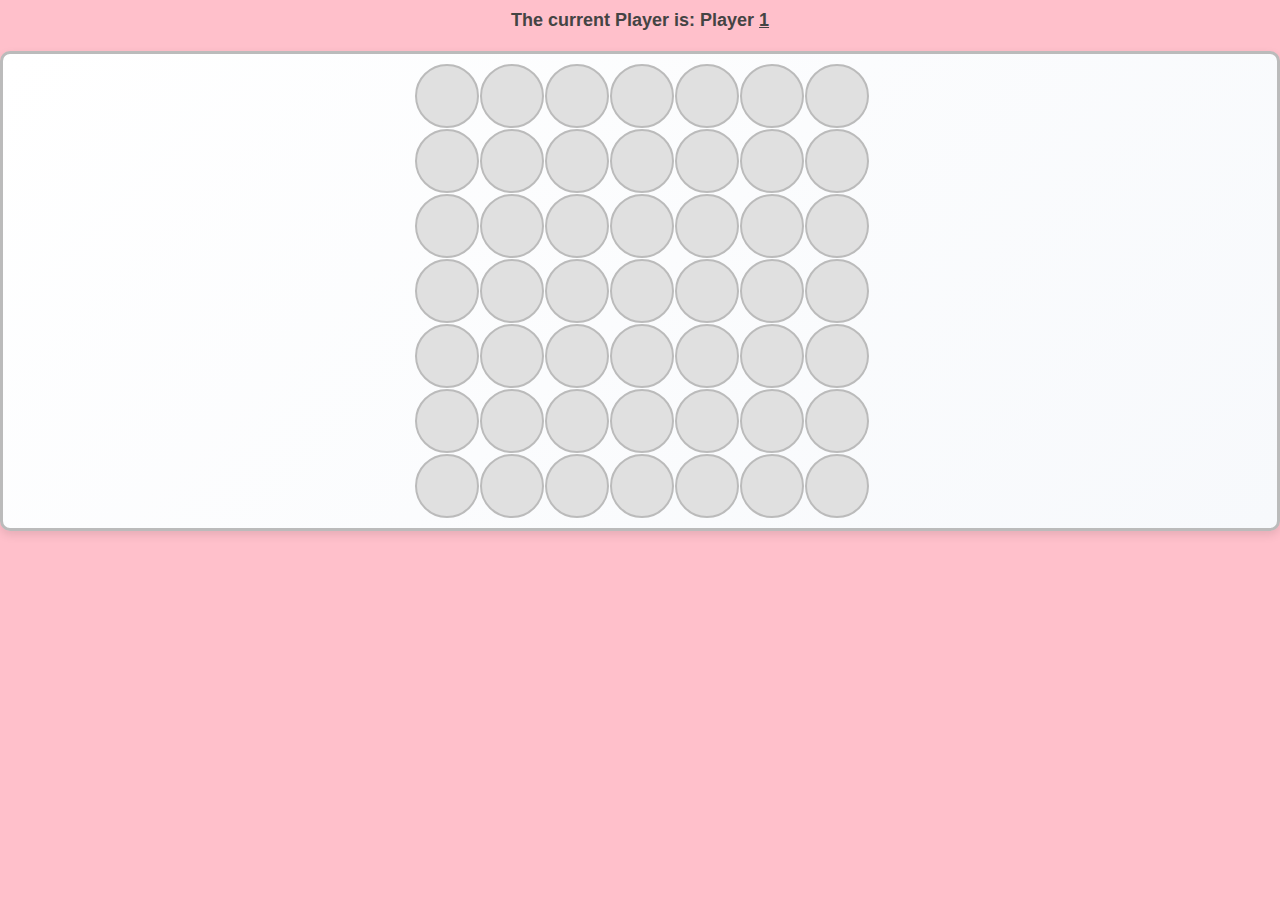
<file: connect-four/index.html>
<!doctype html>

<html lang="en">

<head>
    <meta charset="utf-8">
    <title>Connect Four</title>
    <link rel="stylesheet" href="style.css">
    <script src="script.js" charset="utf-8"></script>
</head>

<body>
    <h3>The current Player is: Player <span id="current-player">1</span></h3>
    <h3 id="result"></h3>

    <div class="grid">
        <div></div>
        <div></div>
        <div></div>
        <div></div>
        <div></div>
        <div></div>
        <div></div>
        <div></div>
        <div></div>
        <div></div>
        <div></div>
        <div></div>
        <div></div>
        <div></div>
        <div></div>
        <div></div>
        <div></div>
        <div></div>
        <div></div>
        <div></div>
        <div></div>
        <div></div>
        <div></div>
        <div></div>
        <div></div>
        <div></div>
        <div></div>
        <div></div>
        <div></div>
        <div></div>
        <div></div>
        <div></div>
        <div></div>
        <div></div>
        <div></div>
        <div></div>
        <div></div>
        <div></div>
        <div></div>
        <div></div>
        <div></div>
        <div></div>
        <div class="taken"></div>
        <div class="taken"></div>
        <div class="taken"></div>
        <div class="taken"></div>
        <div class="taken"></div>
        <div class="taken"></div>
        <div class="taken"></div>
    </div>

</body>

</html>
</file>
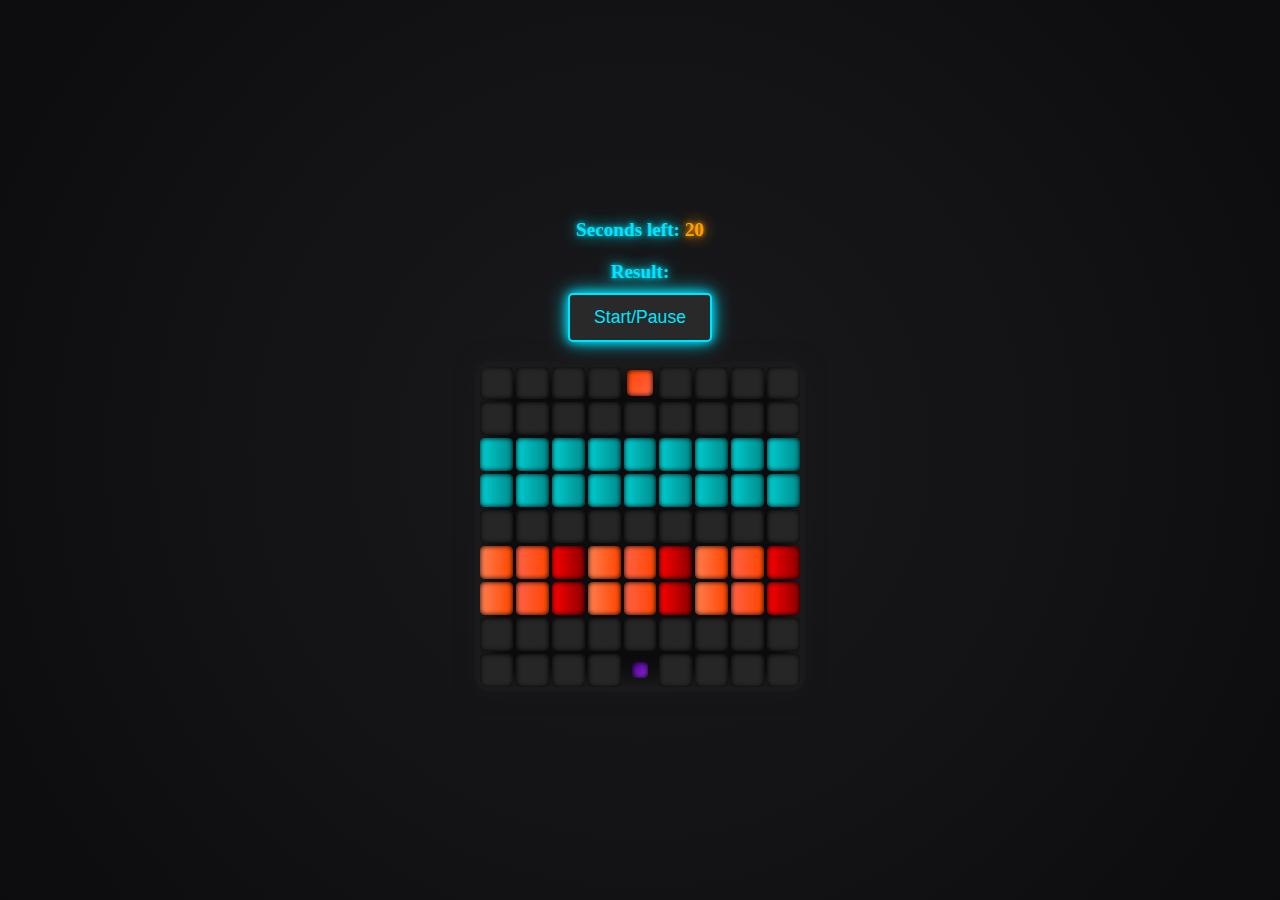
<file: Frogger/index.html>
<!DOCTYPE html>
<html lang="en">

<head>
    <meta charset="UTF-8">
    <title>Frogger</title>
    <link rel="stylesheet" type="text/css" href="style.css">
</head>

<body>

    <h3>Seconds left: <span id="time-left">20</span></h3>
    <h3>Result: <span id="result"></span></h3>

    <button id="start-pause-button">Start/Pause</button>
    <div class="grid">
        <div></div>
        <div></div>
        <div></div>
        <div></div>
        <div class="ending-block"></div>
        <div></div>
        <div></div>
        <div></div>
        <div></div>
        <div></div>
        <div></div>
        <div></div>
        <div></div>
        <div></div>
        <div></div>
        <div></div>
        <div></div>
        <div></div>
        <div class="log-left l1"></div>
        <div class="log-left l2"></div>
        <div class="log-left l3"></div>
        <div class="log-left l4"></div>
        <div class="log-left l5"></div>
        <div class="log-left l1"></div>
        <div class="log-left l2"></div>
        <div class="log-left l3"></div>
        <div class="log-left l4"></div>
        <div class="log-right l5"></div>
        <div class="log-right l1"></div>
        <div class="log-right l2"></div>
        <div class="log-right l3"></div>
        <div class="log-right l4"></div>
        <div class="log-right l5"></div>
        <div class="log-right l1"></div>
        <div class="log-right l2"></div>
        <div class="log-right l3"></div>
        <div></div>
        <div></div>
        <div></div>
        <div></div>
        <div></div>
        <div></div>
        <div></div>
        <div></div>
        <div></div>
        <div class="car-left c1"></div>
        <div class="car-left c2"></div>
        <div class="car-left c3"></div>
        <div class="car-left c1"></div>
        <div class="car-left c2"></div>
        <div class="car-left c3"></div>
        <div class="car-left c1"></div>
        <div class="car-left c2"></div>
        <div class="car-left c3"></div>
        <div class="car-right c1"></div>
        <div class="car-right c2"></div>
        <div class="car-right c3"></div>
        <div class="car-right c1"></div>
        <div class="car-right c2"></div>
        <div class="car-right c3"></div>
        <div class="car-right c1"></div>
        <div class="car-right c2"></div>
        <div class="car-right c3"></div>
        <div></div>
        <div></div>
        <div></div>
        <div></div>
        <div></div>
        <div></div>
        <div></div>
        <div></div>
        <div></div>
        <div></div>
        <div></div>
        <div></div>
        <div></div>
        <div class="starting-block frog"></div>
        <div></div>
        <div></div>
        <div></div>
        <div></div>
    </div>

    <audio id="bg-music" src="sounds/game-bonus-144751.mp3" loop></audio>
    <audio id="jump-sound" src="sounds/game-bonus-144751.mp3"></audio>
    <audio id="collide-sound" src="sounds/game-bonus-144751.mp3"></audio>
    <audio id="win-sound" src="sounds/victorymale-version-230553.mp3"></audio>
    <audio id="powerup-sound" src="sounds/game-bonus-144751.mp3"></audio>

    <script src="script.js"></script>
</body>

</html>
</file>
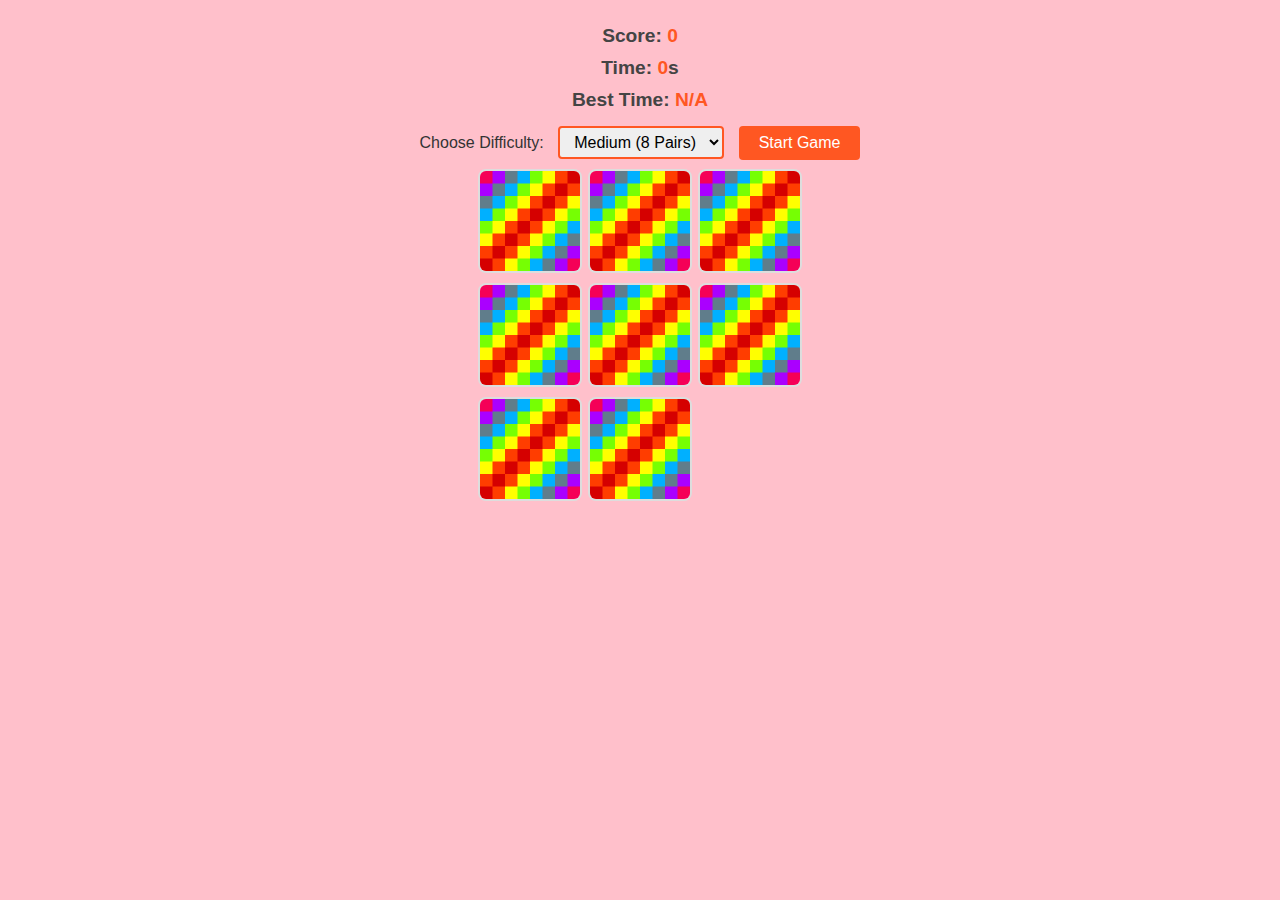
<file: Memory Game/index.html>
<!DOCTYPE html>
<html lang="en">

<head>
    <meta charset="UTF-8">
    <title>Memory Game</title>
    <link rel="stylesheet" href="style.css">
    <script src="script.js" charset="utf-8"></script>
</head>

<body>
    <h3>Score: <span id="result">0</span></h3>
    <h3>Time: <span id="timer">0</span>s</h3>
    <h3>Best Time: <span id="best-time">N/A</span></h3>
    <div>
        <label for="difficulty">Choose Difficulty: </label>
        <select id="difficulty">
            <option value="easy">Easy (6 Pairs)</option>
            <option value="medium" selected>Medium (8 Pairs)</option>
            <option value="hard">Hard (12 Pairs)</option>
        </select>
        <button id="start-button">Start Game</button>
    </div>
    <div class="grid"></div>
</body>

</html>
</file>
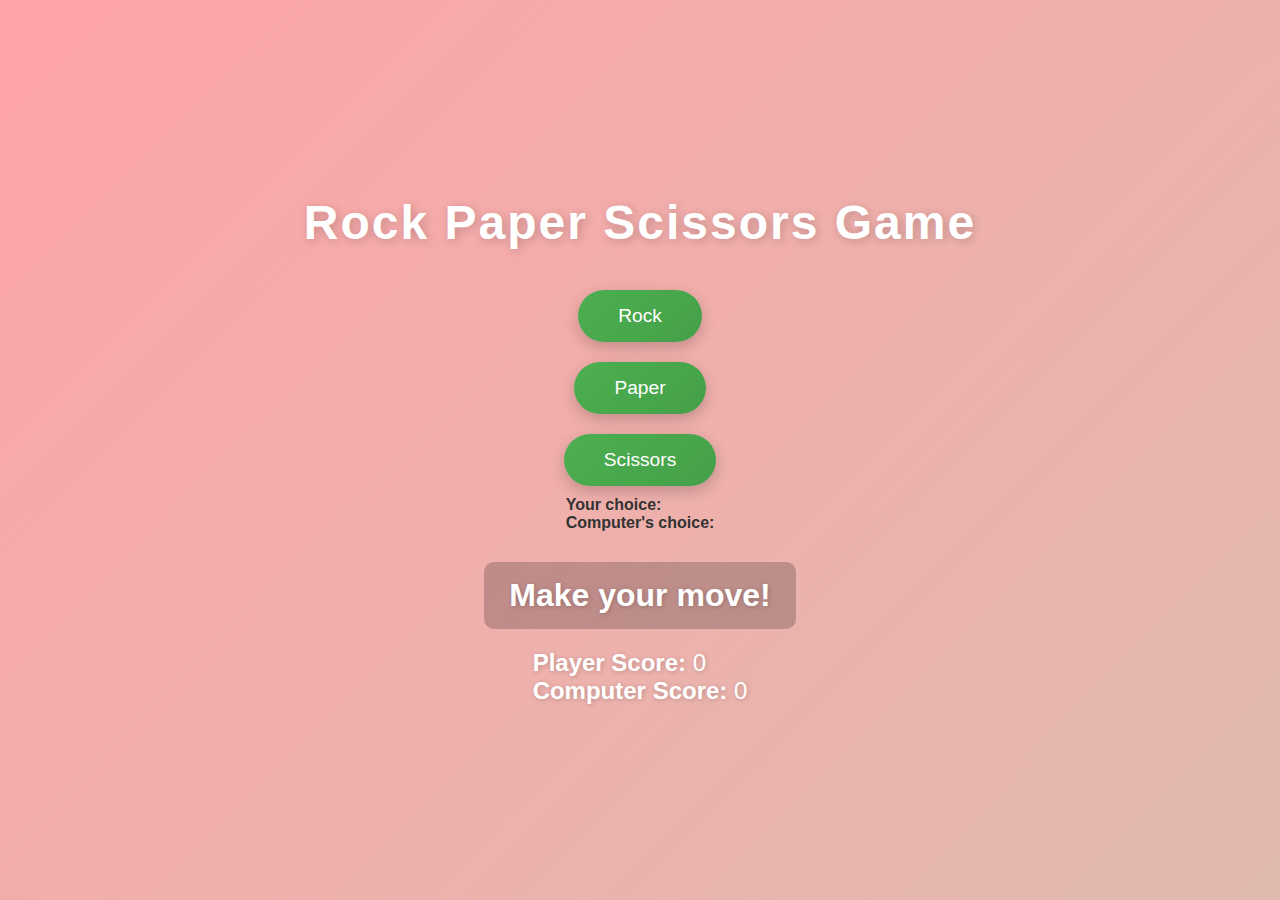
<file: Rock Paper Scissors/index.html>
<!DOCTYPE html>
<html lang="en">

<head>
    <meta charset="UTF-8">
    <meta name="viewport" content="width=device-width, initial-scale=1.0">
    <title>Rock Paper Scissors</title>
    <link rel="stylesheet" href="style.css">
</head>

<body>
    <h1>Rock Paper Scissors Game</h1>

    <button id="rock">Rock</button>
    <button id="paper">Paper</button>
    <button id="scissors">Scissors</button>

    <div id="choices">
        <p><strong>Your choice: </strong><span id="playerChoice"></span></p>
        <p><strong>Computer's choice: </strong><span id="computerChoice"></span></p>
    </div>

    <p id="result">Make your move!</p>

    <div id="scoreboard">
        <p><strong>Player Score: </strong><span id="playerScore">0</span></p>
        <p><strong>Computer Score: </strong><span id="computerScore">0</span></p>
    </div>

    <button id="reset" style="display:none;">Play Again</button>

    <script src="script.js"></script>
</body>

</html>
</file>
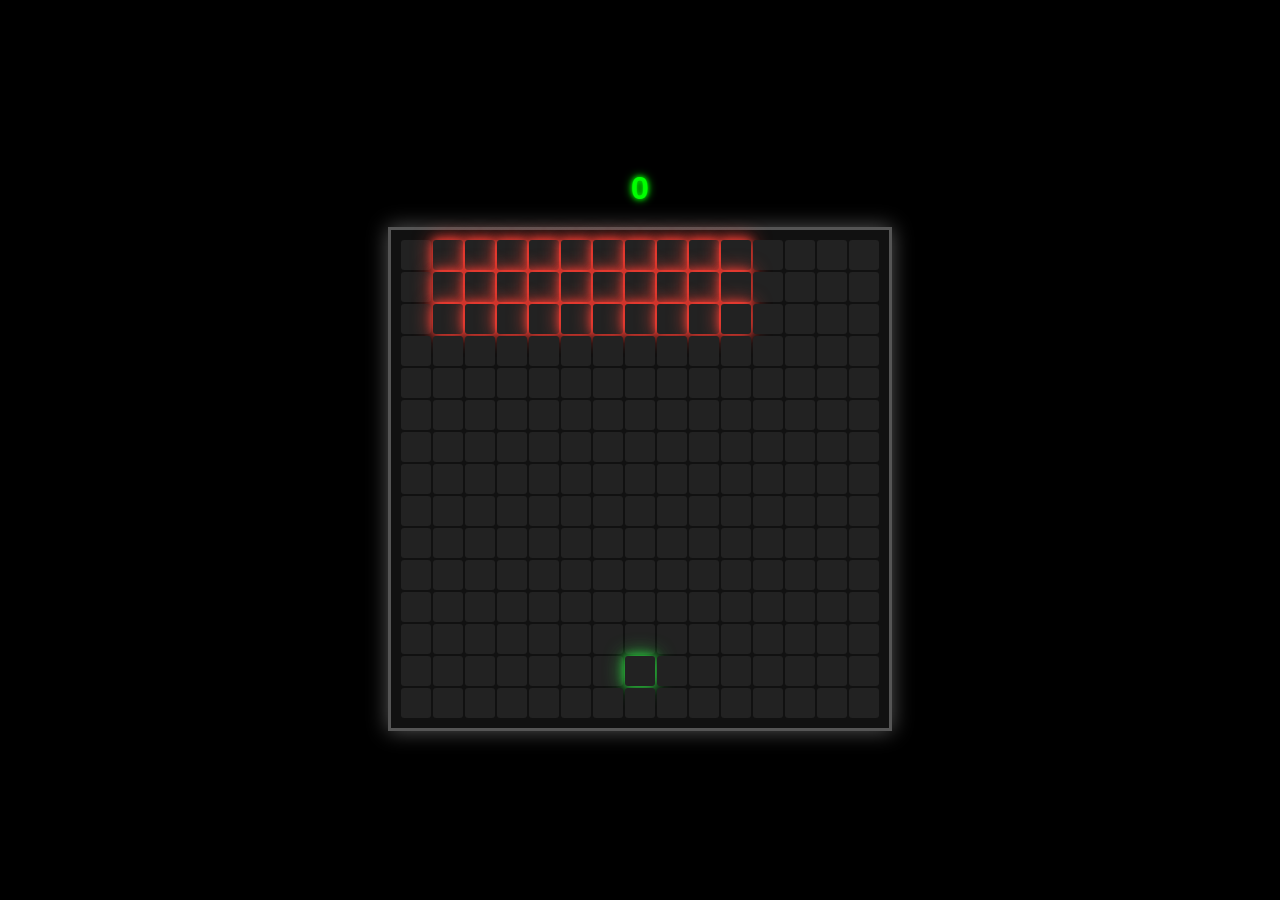
<file: Space_Invaders/index.html>
<!DOCTYPE html>
<html lang="en">

<head>
    <meta charset="UTF-8">
    <title>Space Invaders</title>
    <link rel="stylesheet" href="style.css">
</head>

<body>
    <h1 class="results">0</h1>
    <div class="grid"></div>
    <script src="script.js"></script>
</body>

</html>
</file>
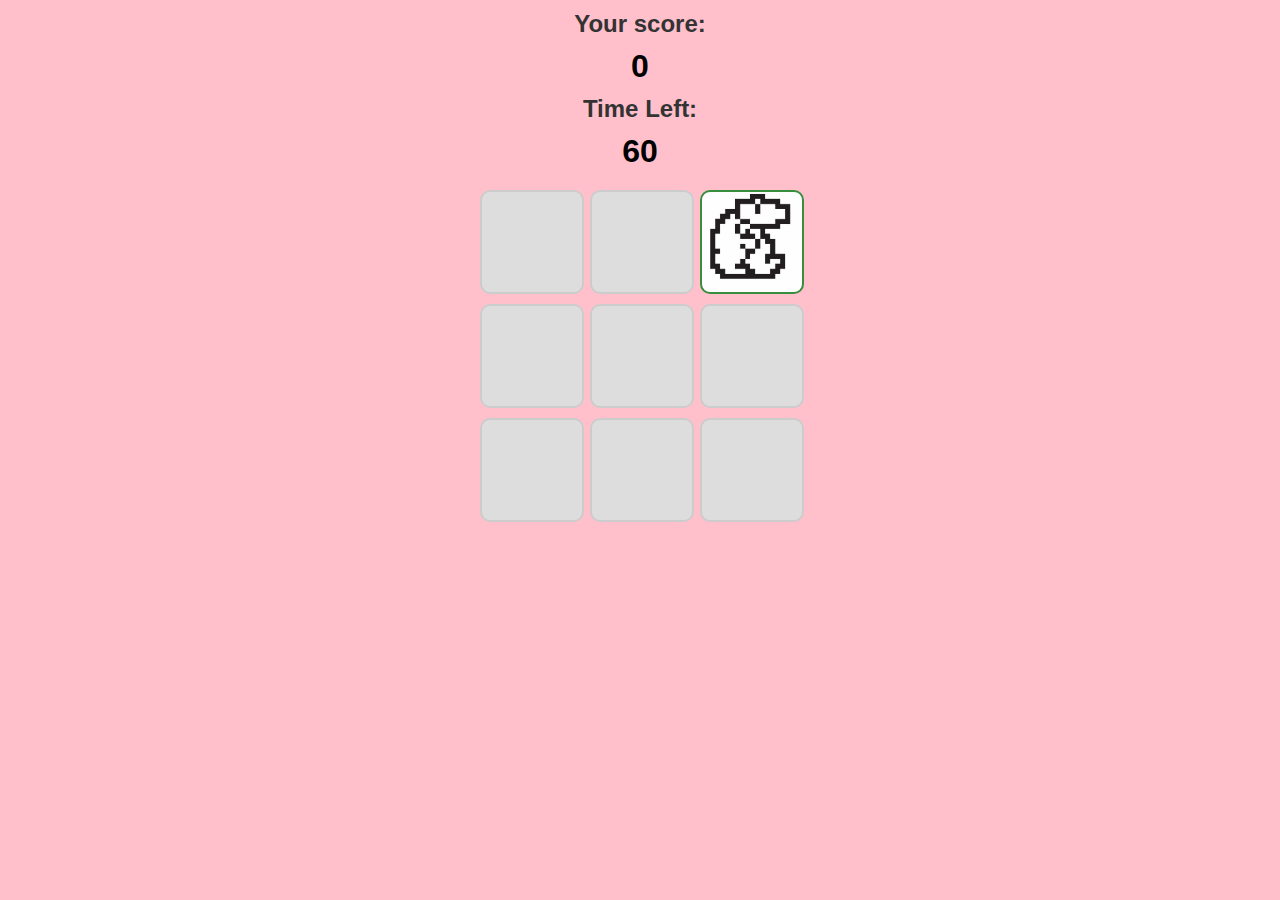
<file: Whack-a-mole/index.html>
<!doctype html>

<html lang="en">
<head>
  <meta charset="utf-8">
  <title>Whac-a-mole</title>
  <link rel="stylesheet" href="styles.css">
</head>
<body>

  <h2>Your score:</h2>
  <h2 id="score">0</h2>

  <h2>Time Left:</h2>
  <h2 id="time-left">60</h2>

  <div class="grid">
    <div class="square" id="1"></div>
    <div class="square" id="2"></div>
    <div class="square" id="3"></div>
    <div class="square" id="4"></div>
    <div class="square" id="5"></div>
    <div class="square" id="6"></div>
    <div class="square" id="7"></div>
    <div class="square" id="8"></div>
    <div class="square" id="9"></div>
  </div>

  <script src="app.js"></script>
</body>
</html>
</file>
<file: connect-four/style.css>
body {
    font-family: 'Roboto', Arial, sans-serif;
    text-align: center;
    margin: 0;
    padding: 0;
    background-color: pink;
    color: #333;
}

h3 {
    margin: 10px;
    font-size: 18px;
    color: #444;
}

h3 span {
    text-decoration: underline;
}

h3#result {
    margin-top: 20px;
    font-size: 20px;
    color: #555;
}

h3#result.winner {
    font-size: 24px;
    font-weight: bold;
    color: #28a745;
}

#current-player {
    font-weight: bold;
}

body[data-current-player="1"] #current-player {
    color: #4a90e2;
}

body[data-current-player="2"] #current-player {
    color: #e94e77;
}

.grid {
    display: grid;
    grid-template-columns: repeat(7, 60px);
    grid-template-rows: repeat(6, 60px);
    gap: 5px;
    justify-content: center;
    margin: 20px auto;
    border: 3px solid #bbb;
    border-radius: 10px;
    background: linear-gradient(135deg, #ffffff, #f7f9fc);
    box-shadow: 0 4px 10px rgba(0, 0, 0, 0.1);
    padding: 10px;
}

.grid div {
    width: 60px;
    height: 60px;
    background-color: #e0e0e0;
    border-radius: 50%;
    display: flex;
    align-items: center;
    justify-content: center;
    border: 2px solid #bbb;
    cursor: pointer;
    transition: background-color 0.3s ease, transform 0.2s ease;
}

.grid div:hover {
    transform: scale(1.1);
    background-color: #d6d6d6;
}

.grid div.taken {
    cursor: not-allowed;
}

.grid div.player-one {
    background-color: #4a90e2;
    box-shadow: 0 0 10px rgba(74, 144, 226, 0.6);
}

.grid div.player-two {
    background-color: #e94e77;
    box-shadow: 0 0 10px rgba(233, 78, 119, 0.6);
}

button {
    display: inline-block;
    margin: 20px auto;
    padding: 10px 20px;
    font-size: 16px;
    font-weight: bold;
    color: #fff;
    background: linear-gradient(135deg, #4a90e2, #357abd);
    border: none;
    border-radius: 5px;
    cursor: pointer;
    box-shadow: 0 3px 8px rgba(0, 0, 0, 0.2);
    transition: all 0.3s ease;
}

button:hover {
    background: linear-gradient(135deg, #357abd, #4a90e2);
    transform: translateY(-2px);
    box-shadow: 0 5px 12px rgba(0, 0, 0, 0.3);
}

footer {
    margin-top: 30px;
    padding: 10px;
    font-size: 14px;
    color: #777;
    background: #f0f0f0;
    border-top: 1px solid #ccc;
    text-align: center;
}

footer a {
    color: #4a90e2;
    text-decoration: none;
    font-weight: bold;
}

footer a:hover {
    text-decoration: underline;
}
</file>
<file: Frogger/style.css>
/* General body styling */
body {
    font-family: 'Press Start 2P', cursive;
    /* Retro arcade font */
    text-align: center;
    background: radial-gradient(circle, #1a1a1d, #0c0c0e);
    margin: 0;
    padding: 0;
    color: #f7f7f7;
    height: 100vh;
    display: flex;
    flex-direction: column;
    justify-content: center;
    align-items: center;
    overflow: hidden;
}

/* Timer and Result Display */
h3 {
    margin: 10px 0;
    font-size: 1.2em;
    color: #00e5ff;
    text-shadow: 0 0 5px #00e5ff, 0 0 15px #00e5ff;
}

#time-left {
    font-weight: bold;
    color: #ff9f00;
    text-shadow: 0 0 5px #ff9f00, 0 0 15px #ff9f00;
}

#result {
    font-weight: bold;
    color: #ff007f;
    text-shadow: 0 0 5px #ff007f, 0 0 15px #ff007f;
    transition: color 0.3s ease, text-shadow 0.3s ease;
}

#result.win {
    color: #00ff00;
    text-shadow: 0 0 5px #00ff00, 0 0 15px #00ff00;
}

#result.lose {
    color: #ff0000;
    text-shadow: 0 0 5px #ff0000, 0 0 15px #ff0000;
}

/* Start/Pause Button */
#start-pause-button {
    background-color: #292929;
    color: #00e5ff;
    font-size: 1.1em;
    border: 2px solid #00e5ff;
    border-radius: 5px;
    padding: 12px 24px;
    cursor: pointer;
    box-shadow: 0 0 10px #00e5ff, 0 0 20px #00e5ff;
    transition: all 0.3s ease;
}

#start-pause-button:hover {
    background-color: #00e5ff;
    color: #292929;
    box-shadow: 0 0 15px #00e5ff, 0 0 30px #00e5ff;
}

/* Grid Container */
.grid {
    display: grid;
    grid-template-columns: repeat(9, 1fr);
    grid-template-rows: repeat(9, 1fr);
    gap: 3px;
    width: 320px;
    height: 320px;
    background: #0c0c0e;
    border: 5px solid #1a1a1d;
    border-radius: 15px;
    margin-top: 20px;
    box-shadow: 0 0 20px #1a1a1d, 0 0 30px #292929 inset;
    overflow: hidden;
}

/* Default block styling */
.grid div {
    background-color: #262626;
    border-radius: 5px;
    position: relative;
    box-shadow: inset 0 0 5px #000;
}

/* Frog styling */
.frog {
    background: radial-gradient(circle, #00ff00, #006400);
    border-radius: 50%;
    position: absolute;
    top: 25%;
    left: 25%;
    width: 50%;
    height: 50%;
    box-shadow: 0 0 10px #00ff00, 0 0 20px #00ff00;
}

/* Starting block */
.starting-block {
    background: linear-gradient(135deg, #4b0082, #8a2be2);
    box-shadow: inset 0 0 10px #8a2be2;
}

/* Ending block */
.ending-block {
    background: linear-gradient(135deg, #ff4500, #ff6347);
    border-radius: 50%;
    position: absolute;
    top: 10%;
    left: 10%;
    width: 80%;
    height: 80%;
    box-shadow: 0 0 15px #ff4500, 0 0 30px #ff6347;
}

/* Logs */
.log-left,
.log-right {
    background: linear-gradient(90deg, #00ced1, #008b8b);
    border-radius: 5px;
    position: relative;
    animation: moveLogs 3s linear infinite;
    box-shadow: 0 0 10px #00ced1;
}

/* Cars */
.car-left,
.car-right {
    background: linear-gradient(90deg, #ff0000, #8b0000);
    border-radius: 5px;
    position: relative;
    box-shadow: 0 0 10px #ff0000;
}

/* Cars color differentiation */
.car-left.c1,
.car-right.c1 {
    background: linear-gradient(90deg, #ff7f50, #ff4500);
}

.car-left.c2,
.car-right.c2 {
    background: linear-gradient(90deg, #ff6347, #ff4500);
}

.car-left.c3,
.car-right.c3 {
    background: linear-gradient(90deg, #ff0000, #8b0000);
}

/* Animations for logs */
@keyframes moveLogsLeft {
    0% {
        transform: translateX(0);
    }

    100% {
        transform: translateX(-100%);
    }
}

@keyframes moveLogsRight {
    0% {
        transform: translateX(0);
    }

    100% {
        transform: translateX(100%);
    }
}
</file>
<file: Memory Game/style.css>
body {
    font-family: 'Arial', sans-serif;
    background-color: pink;
    color: #333;
    text-align: center;
    margin: 0;
    padding: 20px;
    display: flex;
    flex-direction: column;
    align-items: center;
    justify-content: flex-start;
    height: 100vh;
    box-sizing: border-box;
}

h3 {
    font-size: 1.2rem;
    color: #444;
    margin: 5px 0;
}

#result,
#timer,
#best-time {
    font-weight: bold;
    color: #ff5722;
}

#difficulty {
    font-size: 1rem;
    margin: 10px;
    padding: 5px 10px;
    border: 2px solid #ff5722;
    border-radius: 4px;
    cursor: pointer;
}

#start-button {
    font-size: 1rem;
    padding: 8px 20px;
    color: white;
    background-color: #ff5722;
    border: none;
    border-radius: 4px;
    cursor: pointer;
    transition: background-color 0.3s;
}

#start-button:hover {
    background-color: #e64a19;
}

.grid {
    display: grid;
    grid-template-columns: repeat(auto-fit, minmax(100px, 1fr));
    gap: 10px;
    max-width: 600px;
    margin: 20px auto;
    justify-items: center;
}
.grid {
    display: grid;
    grid-template-columns: repeat(auto-fit, minmax(80px, 1fr));
    grid-gap: 10px;
    max-width: 320px;
    margin: 0 auto;
}

.grid img {
    width: 100px;
    height: 100px;
    border: 2px solid #ddd;
    border-radius: 8px;
    cursor: pointer;
    transition: transform 0.3s, box-shadow 0.3s;
    transform: rotateY(0);
}

.grid img:hover {
    transform: scale(1.05);
    box-shadow: 0 4px 10px rgba(0, 0, 0, 0.2);
}

.grid img[src="images/white.png"] {
    background-color: #4caf50;
    border: none;
    box-shadow: none;
    pointer-events: none;
}
</file>
<file: Space_Invaders/style.css>
body,
h1,
div {
    margin: 0;
    padding: 0;
    box-sizing: border-box;
}

body {
    font-family: Arial, sans-serif;
    background-color: #000;
    color: #fff;
    display: flex;
    flex-direction: column;
    align-items: center;
    justify-content: center;
    height: 100vh;
    overflow: hidden;
}

/* Game Title/Score */
h1.results {
    font-size: 2rem;
    margin-bottom: 20px;
    color: #00ff00;
    text-shadow: 0 0 5px #00ff00, 0 0 10px #00ff00;
}

/* Game Grid */
.grid {
    display: grid;
    grid-template-columns: repeat(15, 30px);
    grid-template-rows: repeat(15, 30px);
    gap: 2px;
    background-color: #111;
    border: 3px solid #555;
    box-shadow: 0 0 20px #555;
    padding: 10px;
}

.grid div {
    width: 30px;
    height: 30px;
    background-color: #222;
    border-radius: 3px;
    transition: background-color 0.2s ease-in-out;
}

.invader {
    background-color: #ff4136;
    border-radius: 50%;
    box-shadow: 0 0 10px #ff4136, 0 0 20px #ff4136;
}

.shooter {
    background-color: #2ecc40;
    border-radius: 3px;
    box-shadow: 0 0 10px #2ecc40, 0 0 20px #2ecc40;
}

.laser {
    background-color: #0074d9;
    border-radius: 50%;
    box-shadow: 0 0 10px #0074d9, 0 0 20px #0074d9;
}

.boom {
    background-color: #ffdc00;
    border-radius: 50%;
    box-shadow: 0 0 10px #ffdc00, 0 0 20px #ffdc00;
}

h1.results.game-over {
    color: #ff4136;
    text-shadow: 0 0 5px #ff4136, 0 0 10px #ff4136;
}

h1.results.you-win {
    color: #2ecc40;
    text-shadow: 0 0 5px #2ecc40, 0 0 10px #2ecc40;
}
</file>
<file: Whack-a-mole/styles.css>
body {
    font-family: Arial, sans-serif;
    text-align: center;
    background-color: pink;
    margin: 0;
    padding: 0;
  }
  
  h2 {
    margin: 10px 0;
    color: #333;
  }
  
  .grid {
    display: grid;
    grid-template-columns: repeat(3, 100px);
    grid-gap: 10px;
    justify-content: center;
    margin: 20px auto;
  }
    .square {
      width: 100px;
      height: 100px;
      background-color: #ddd;
      border: 2px solid #ccc;
      border-radius: 10px;
      position: relative;
      cursor: pointer;
      transition: #f4f4f4 0.3s ease;
    }
  
  .square:hover {
    background-color: #bbb;
  }
  
.mole {
  background-image: url('./mole.jpg');
  background-size: cover;
  background-position: center;
  border: 2px solid #388E3C;
  transition: background-color 0.2s ease;
}
  
  #score, #time-left {
    color: black; 
    font-size: 2rem;
    margin: 10px 0px;
  }
  
    .bonus {
      border: 2px solid gold;
      background-color: rgba(255, 223, 0, 0.6);
    }
</file>
<file: Rock Paper Scissors/style.css>
/* Universal reset and smooth transitions */
* {
    margin: 0;
    padding: 0;
    box-sizing: border-box;
    transition: all 0.3s ease-in-out;
}

body {
    font-family: 'Arial', sans-serif;
    display: flex;
    flex-direction: column;
    justify-content: center;
    align-items: center;
    height: 100vh;
    background: linear-gradient(135deg, #ff9a9e 0%, #fad0c4 100%);
    margin: 0;
    color: #333;
    overflow: hidden;
}

/* Title styling */
h1 {
    font-size: 3rem;
    color: #fff;
    margin-bottom: 30px;
    text-shadow: 2px 2px 10px rgba(0, 0, 0, 0.2);
    letter-spacing: 2px;
    animation: glow 1.5s infinite alternate;
}

@keyframes glow {
    from {
        text-shadow: 2px 2px 20px rgba(255, 255, 255, 0.5);
    }

    to {
        text-shadow: 2px 2px 40px rgba(255, 255, 255, 0.9);
    }
}

/* Button styling */
button {
    padding: 15px 40px;
    margin: 10px;
    font-size: 1.2rem;
    background: linear-gradient(135deg, #4caf50, #45a049);
    color: #fff;
    border: none;
    border-radius: 30px;
    cursor: pointer;
    box-shadow: 0 5px 15px rgba(0, 0, 0, 0.2);
    transition: transform 0.2s ease, box-shadow 0.3s ease;
}

button:hover {
    transform: translateY(-5px) scale(1.1);
    box-shadow: 0 8px 20px rgba(0, 0, 0, 0.4);
    background: linear-gradient(135deg, #45a049, #3e8e41);
}

button:active {
    transform: scale(0.95);
    box-shadow: 0 4px 10px rgba(0, 0, 0, 0.2);
}

/* Special styling for reset button */
#reset {
    background: linear-gradient(135deg, #f44336, #e33e2b);
}

#reset:hover {
    background: linear-gradient(135deg, #e33e2b, #cc3925);
}

/* Result section */
#result {
    margin-top: 30px;
    font-size: 2rem;
    font-weight: bold;
    color: #fff;
    animation: fadeIn 0.5s;
    text-shadow: 1px 1px 5px rgba(0, 0, 0, 0.2);
    background: rgba(0, 0, 0, 0.2);
    padding: 15px 25px;
    border-radius: 10px;
}

@keyframes fadeIn {
    from {
        opacity: 0;
        transform: scale(0.8);
    }

    to {
        opacity: 1;
        transform: scale(1);
    }
}

/* Scoreboard section */
#scoreboard {
    margin-top: 20px;
    font-size: 1.5rem;
    color: #fff;
    text-shadow: 1px 1px 5px rgba(0, 0, 0, 0.2);
}

/* Button animation for smooth scaling */
button:active {
    transform: scale(0.95);
}

/* Background animation */
body::before {
    content: '';
    position: absolute;
    top: 0;
    left: 0;
    width: 100%;
    height: 100%;
    background: linear-gradient(135deg, rgba(255, 255, 255, 0.1), rgba(0, 0, 0, 0.1));
    z-index: -1;
    animation: backgroundAnimation 10s infinite alternate;
}

@keyframes backgroundAnimation {
    from {
        filter: hue-rotate(0deg);
    }

    to {
        filter: hue-rotate(360deg);
    }
}
</file>
